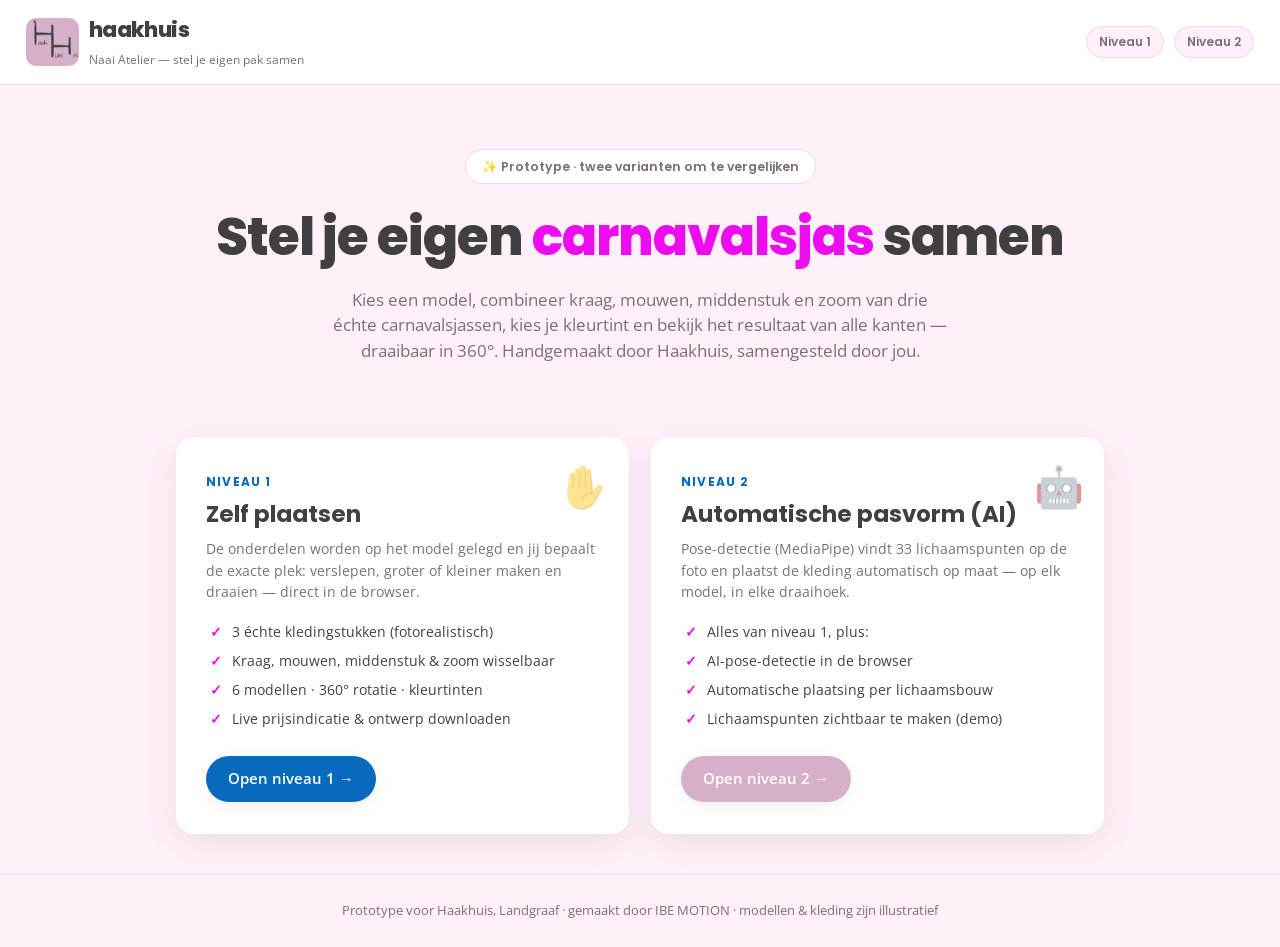
<file: index.html>
<!DOCTYPE html>
<html lang="nl">
<head>
  <meta charset="UTF-8">
  <meta name="viewport" content="width=device-width, initial-scale=1.0">
  <meta name="description" content="Stel je eigen carnavalsjas samen bij Haakhuis Naai Atelier: combineer kraag, mouwen, middenstuk en zoom van drie jassen en bekijk het in 360°.">
  <meta property="og:title" content="Haakhuis · Carnaval-configurator (prototype)">
  <meta property="og:description" content="Stel je eigen carnavalsjas samen — echte kledingstukken, wisselbare onderdelen, 360° weergave.">
  <meta property="og:image" content="assets/img/haakhuis-logo.png">
  <title>Haakhuis Carnaval Atelier — prototype</title>
  <link rel="preconnect" href="https://fonts.googleapis.com">
  <link href="https://fonts.googleapis.com/css2?family=Poppins:wght@400;600;700;800&family=Open+Sans:wght@400;600;700&display=swap" rel="stylesheet">
  <link rel="stylesheet" href="shared/haakhuis.css">
  <style>
    .hero {
      max-width: 980px; margin: 0 auto; padding: 64px 26px 30px;
      text-align: center;
    }
    .hero .badge {
      display: inline-block; background: #fff; border: 1px solid var(--hh-line);
      border-radius: 999px; padding: 7px 16px; font-family: var(--font-head);
      font-weight: 600; font-size: 12.5px; color: var(--hh-ink-soft); margin-bottom: 22px;
    }
    .hero h1 { font-size: clamp(30px, 5vw, 52px); font-weight: 800; letter-spacing: -.02em; }
    .hero h1 em { font-style: normal; color: var(--hh-magenta); }
    .hero p.lead { max-width: 620px; margin: 18px auto 0; color: var(--hh-ink-soft); font-size: 16.5px; }
    .cards {
      display: grid; grid-template-columns: 1fr 1fr; gap: 22px;
      max-width: 980px; margin: 44px auto 30px; padding: 0 26px;
    }
    .variant {
      background: #fff; border-radius: var(--hh-radius); box-shadow: var(--hh-shadow);
      padding: 30px 28px; text-align: left; text-decoration: none; color: var(--hh-ink);
      border: 2px solid transparent; transition: all .18s ease; position: relative; overflow: hidden;
    }
    .variant:hover { transform: translateY(-4px); border-color: var(--hh-rose); }
    .variant .lvl {
      font-family: var(--font-head); font-weight: 700; font-size: 12px;
      text-transform: uppercase; letter-spacing: .1em; color: var(--hh-blue-deep);
    }
    .variant h2 { font-size: 23px; margin: 8px 0 10px; }
    .variant p { color: var(--hh-ink-soft); font-size: 14px; min-height: 66px; }
    .variant ul { list-style: none; margin: 14px 0 22px; font-size: 13.5px; }
    .variant li { padding: 4px 0 4px 26px; position: relative; }
    .variant li::before { content: '✓'; position: absolute; left: 4px; color: var(--hh-magenta); font-weight: 700; }
    .variant .ico-big { position: absolute; right: 18px; top: 16px; font-size: 40px; opacity: .5; }
    .foot {
      text-align: center; color: var(--hh-ink-soft); font-size: 12.5px;
      padding: 26px; border-top: 1px solid var(--hh-line); margin-top: 40px;
    }
    @media (max-width: 760px) { .cards { grid-template-columns: 1fr; } }
  </style>
</head>
<body>

  <header class="hh-header">
    <a class="hh-logo" href="index.html">
      <img class="hh-logo-img" src="assets/img/haakhuis-logo.png" alt="Haakhuis.nl logo">
      <span>
        <span class="hh-logo-name">haakhuis</span><br>
        <span class="hh-logo-sub">Naai Atelier — stel je eigen pak samen</span>
      </span>
    </a>
    <div class="hh-header-right">
      <a class="hh-chip" href="niveau1.html">Niveau 1</a>
      <a class="hh-chip" href="niveau2.html">Niveau 2</a>
    </div>
  </header>

  <section class="hero">
    <span class="badge">✨ Prototype · twee varianten om te vergelijken</span>
    <h1>Stel je eigen <em>carnavalsjas</em> samen</h1>
    <p class="lead">Kies een model, combineer kraag, mouwen, middenstuk en zoom van drie échte
      carnavalsjassen, kies je kleurtint en bekijk het resultaat van alle kanten — draaibaar in 360°.
      Handgemaakt door Haakhuis, samengesteld door jou.</p>
  </section>

  <section class="cards">
    <a class="variant" href="niveau1.html">
      <span class="ico-big">✋</span>
      <span class="lvl">Niveau 1</span>
      <h2>Zelf plaatsen</h2>
      <p>De onderdelen worden op het model gelegd en jij bepaalt de exacte plek:
         verslepen, groter of kleiner maken en draaien — direct in de browser.</p>
      <ul>
        <li>3 échte kledingstukken (fotorealistisch)</li>
        <li>Kraag, mouwen, middenstuk &amp; zoom wisselbaar</li>
        <li>6 modellen · 360° rotatie · kleurtinten</li>
        <li>Live prijsindicatie &amp; ontwerp downloaden</li>
      </ul>
      <span class="hh-btn">Open niveau 1 →</span>
    </a>

    <a class="variant" href="niveau2.html">
      <span class="ico-big">🤖</span>
      <span class="lvl">Niveau 2</span>
      <h2>Automatische pasvorm (AI)</h2>
      <p>Pose-detectie (MediaPipe) vindt 33 lichaamspunten op de foto en plaatst
         de kleding automatisch op maat — op elk model, in elke draaihoek.</p>
      <ul>
        <li>Alles van niveau 1, plus:</li>
        <li>AI-pose-detectie in de browser</li>
        <li>Automatische plaatsing per lichaamsbouw</li>
        <li>Lichaamspunten zichtbaar te maken (demo)</li>
      </ul>
      <span class="hh-btn rose">Open niveau 2 →</span>
    </a>
  </section>

  <footer class="foot">
    Prototype voor Haakhuis, Landgraaf · gemaakt door IBE MOTION · modellen &amp; kleding zijn illustratief
  </footer>

</body>
</html>
</file>
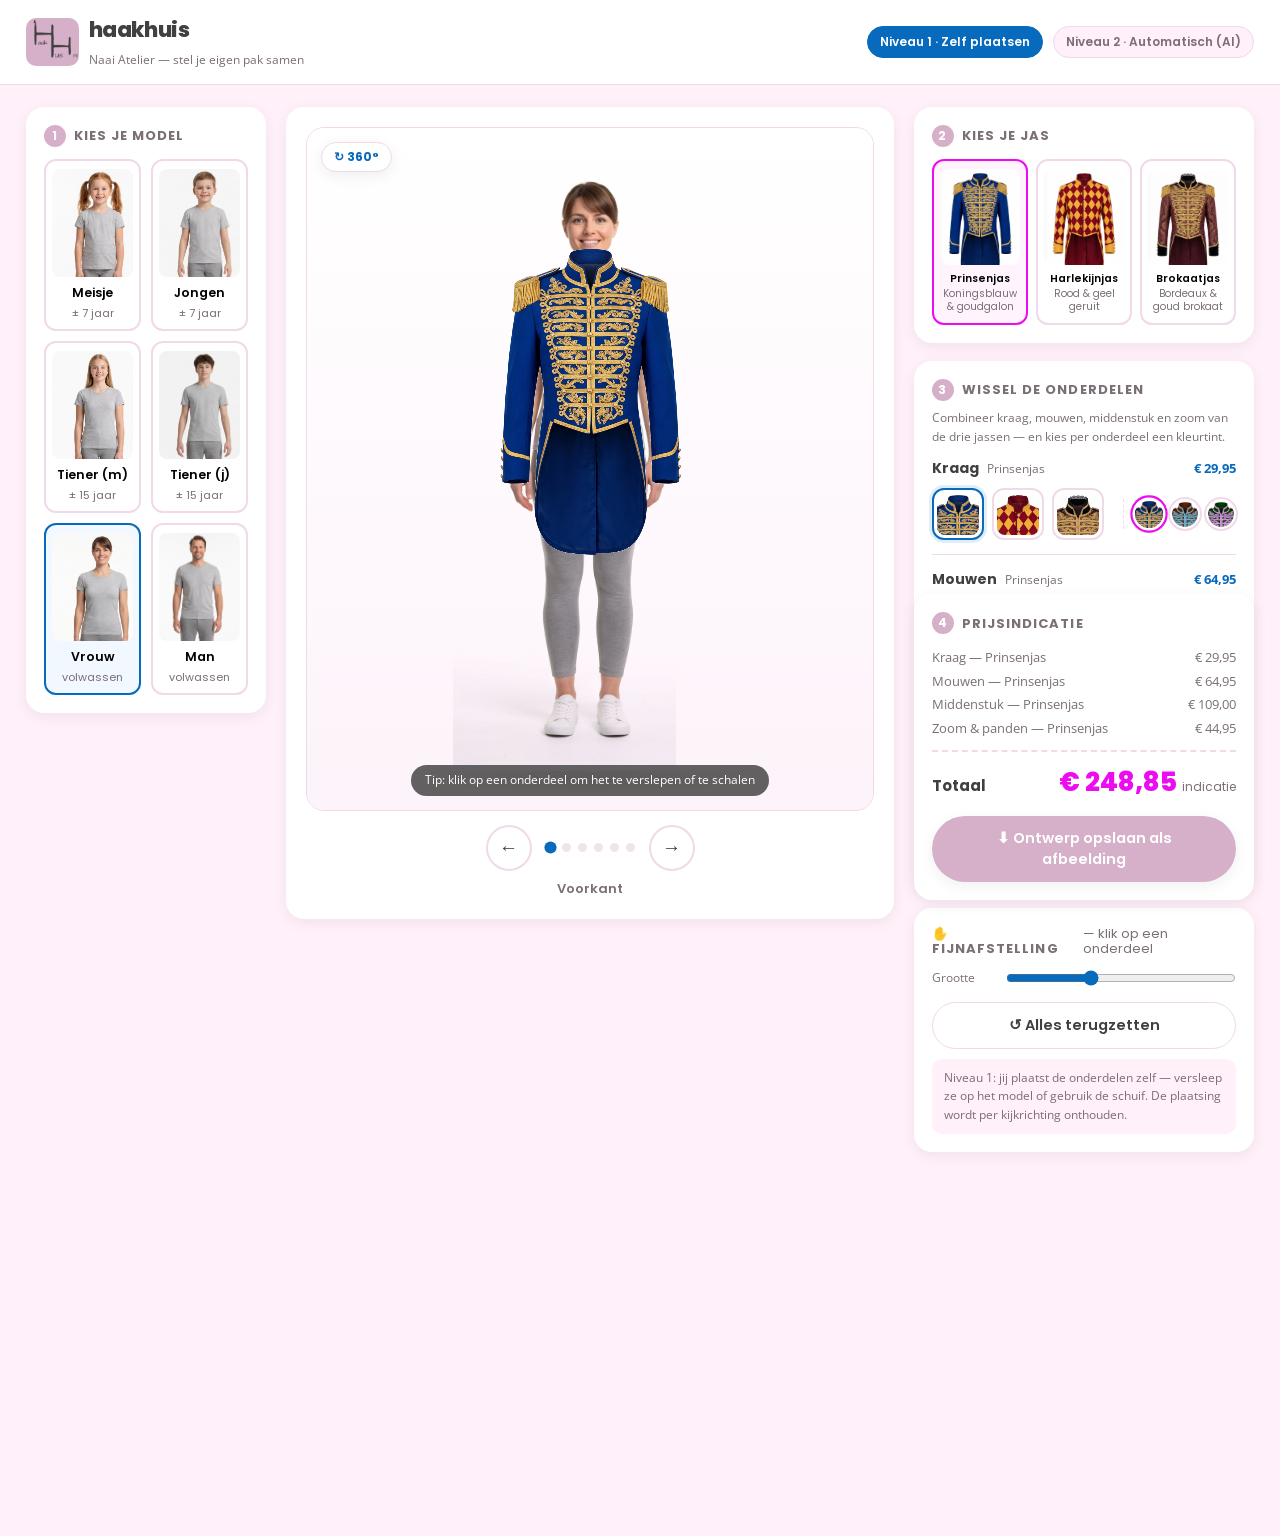
<file: niveau1.html>
<!DOCTYPE html>
<html lang="nl">
<head>
  <meta charset="UTF-8">
  <meta name="viewport" content="width=device-width, initial-scale=1.0">
  <meta name="description" content="Haakhuis configurator niveau 1: plaats de onderdelen zelf — slepen, schalen en combineren in de browser.">
  <meta property="og:title" content="Haakhuis · Carnaval-configurator (prototype)">
  <meta property="og:description" content="Stel je eigen carnavalsjas samen — echte kledingstukken, wisselbare onderdelen, 360° weergave.">
  <meta property="og:image" content="assets/img/haakhuis-logo.png">
  <title>Niveau 1 · Zelf plaatsen — Haakhuis Carnaval Atelier</title>
  <link rel="preconnect" href="https://fonts.googleapis.com">
  <link href="https://fonts.googleapis.com/css2?family=Poppins:wght@400;600;700;800&family=Open+Sans:wght@400;600;700&family=Caveat:wght@600&display=swap" rel="stylesheet">
  <link rel="icon" type="image/svg+xml" href="assets/img/logo.svg">
  <link rel="preload" as="image" href="assets/models/raw-vrouw.jpg">
  <link rel="stylesheet" href="shared/haakhuis.css">
</head>
<body>

  <header class="hh-header">
    <a class="hh-logo" href="index.html">
      <img class="hh-logo-img" src="assets/img/haakhuis-logo.png" alt="Haakhuis.nl logo">
      <span>
        <span class="hh-logo-name">haakhuis</span><br>
        <span class="hh-logo-sub">Naai Atelier — stel je eigen pak samen</span>
      </span>
    </a>
    <div class="hh-header-right">
      <a class="hh-chip active" href="niveau1.html">Niveau 1 · Zelf plaatsen</a>
      <a class="hh-chip" href="niveau2.html">Niveau 2 · Automatisch (AI)</a>
    </div>
  </header>

  <main class="cfg-wrap">

    <!-- links: model kiezen -->
    <aside>
      <section class="panel">
        <h3><span class="num">1</span> Kies je model</h3>
        <div class="model-grid" id="modelGrid"></div>
      </section>
    </aside>

    <!-- midden: stage -->
    <section class="panel stage-panel">
      <div class="stage-outer">
        <div class="stage" id="stage">
          <span class="deg-360">↻ 360°</span>
          <canvas class="model-layer" id="modelLayer"></canvas>
          <svg class="garment-layer" id="garmentLayer"></svg>
          <div class="stage-hint" id="stageHint">Tip: klik op een onderdeel om het te verslepen of te schalen</div>
          <div class="stage-loading" id="stageLoading"><div><div class="spinner"></div>Modellen laden…</div></div>
        </div>
        <div class="rotate-bar">
          <button class="rot-btn" id="rotL" title="Draai naar links">←</button>
          <div class="rot-dots" id="rotDots"></div>
          <button class="rot-btn" id="rotR" title="Draai naar rechts">→</button>
        </div>
        <div class="rot-label" id="rotLabel"></div>
      </div>
    </section>

    <!-- rechts: jas, onderdelen, prijs -->
    <aside>
      <section class="panel">
        <h3><span class="num">2</span> Kies je jas</h3>
        <div class="preset-row garments" id="presetRow"></div>
      </section>

      <section class="panel">
        <h3><span class="num">3</span> Wissel de onderdelen</h3>
        <p class="panel-intro">Combineer kraag, mouwen, middenstuk en zoom van de drie jassen — en kies per onderdeel een kleurtint.</p>
        <div id="slotList"></div>
      </section>

      <section class="panel tune-box" id="tuneBox">
        <h3>✋ Fijnafstelling <span style="text-transform:none;letter-spacing:0;font-weight:400">— <span class="tune-part">klik op een onderdeel</span></span></h3>
        <div class="tune-row"><label>Grootte</label><input type="range" data-t="s" min="0.55" max="1.8" step="0.01" value="1"></div>
        <button class="hh-btn ghost" id="btnReset" style="width:100%;margin-top:6px">↺ Alles terugzetten</button>
        <div class="tune-note">Niveau 1: jij plaatst de onderdelen zelf — versleep ze op het model of gebruik de schuif. De plaatsing wordt per kijkrichting onthouden.</div>
      </section>

      <section class="panel price-panel">
        <h3><span class="num">4</span> Prijsindicatie</h3>
        <div class="price-lines" id="priceLines"></div>
        <div class="price-total">
          <span class="lbl">Totaal</span>
          <span class="amt" id="priceTotal"></span>
        </div>
        <button class="hh-btn rose" id="btnDownload" style="width:100%">⬇ Ontwerp opslaan als afbeelding</button>
      </section>
    </aside>

  </main>

  <script src="shared/calibration.js"></script>
  <script src="shared/data.js"></script>
  <script src="shared/engine.js"></script>
  <script>Engine.init({ manual: true });</script>
</body>
</html>
</file>
<file: shared/haakhuis.css>
/* ===================================================================
   Haakhuis — Carnaval Atelier · design system
   Kleuren en typografie overgenomen van haakhuis.nl:
   - zachtroze bg  #FFF0FA
   - stoffig roze  #D6B0C8  (secundair)
   - lichtblauw    #65B3F7  (accent)
   - donkergrijs   #414040  (tekst)
   - magenta       #ED0BF0  (fel accent, spaarzaam)
   - blauw         #086ABD  (knoppen)
   Fonts: Poppins (koppen) + Open Sans (tekst)
   =================================================================== */

:root {
  --hh-bg:        #FFF0FA;
  --hh-bg-deep:   #FBE3F4;
  --hh-rose:      #D6B0C8;
  --hh-rose-dark: #B98BAB;
  --hh-blue:      #65B3F7;
  --hh-blue-deep: #086ABD;
  --hh-magenta:   #ED0BF0;
  --hh-ink:       #414040;
  --hh-ink-soft:  #7a6f76;
  --hh-white:     #ffffff;
  --hh-line:      #f0d9e9;
  --hh-shadow:    0 10px 30px rgba(65, 64, 64, .10);
  --hh-shadow-sm: 0 4px 14px rgba(65, 64, 64, .08);
  --hh-radius:    18px;
  --hh-radius-sm: 12px;
  --font-head: 'Poppins', sans-serif;
  --font-body: 'Open Sans', sans-serif;
}

* { box-sizing: border-box; margin: 0; padding: 0; }

html, body {
  background: var(--hh-bg);
  color: var(--hh-ink);
  font-family: var(--font-body);
  font-size: 15px;
  line-height: 1.55;
}

h1, h2, h3, h4 { font-family: var(--font-head); font-weight: 700; line-height: 1.2; }

button { font-family: var(--font-head); cursor: pointer; border: none; }

/* ---------- header ---------- */
.hh-header {
  display: flex; align-items: center; gap: 14px;
  padding: 14px 26px;
  background: var(--hh-white);
  border-bottom: 1px solid var(--hh-line);
  position: sticky; top: 0; z-index: 50;
}
.hh-logo {
  display: flex; align-items: center; gap: 10px;
  text-decoration: none; color: var(--hh-ink);
}
.hh-logo-mark {
  width: 40px; height: 40px; border-radius: 50%;
  background: radial-gradient(circle at 35% 35%, var(--hh-rose), var(--hh-rose-dark));
  display: grid; place-items: center;
  color: #fff; font-size: 21px;
}
.hh-logo-name { font-family: var(--font-head); font-weight: 800; font-size: 21px; letter-spacing: -.02em; }
.hh-logo-sub  { font-size: 11.5px; color: var(--hh-ink-soft); margin-top: -3px; }
.hh-header-right { margin-left: auto; display: flex; align-items: center; gap: 10px; }

.hh-chip {
  font-size: 12px; font-family: var(--font-head); font-weight: 600;
  background: var(--hh-bg); border: 1px solid var(--hh-line);
  color: var(--hh-ink-soft);
  padding: 6px 12px; border-radius: 999px;
  text-decoration: none;
}
.hh-chip.active { background: var(--hh-blue-deep); color: #fff; border-color: var(--hh-blue-deep); }

/* ---------- knoppen ---------- */
.hh-btn {
  display: inline-flex; align-items: center; justify-content: center; gap: 8px;
  padding: 12px 22px; border-radius: 999px;
  font-weight: 600; font-size: 14.5px;
  background: var(--hh-blue-deep); color: #fff;
  box-shadow: var(--hh-shadow-sm);
  transition: transform .15s ease, box-shadow .15s ease, background .15s ease;
}
.hh-btn:hover { transform: translateY(-1px); background: #0a7ad8; }
.hh-btn.rose  { background: var(--hh-rose); color: #fff; }
.hh-btn.rose:hover { background: var(--hh-rose-dark); }
.hh-btn.ghost {
  background: var(--hh-white); color: var(--hh-ink);
  border: 1.5px solid var(--hh-line); box-shadow: none;
}
.hh-btn.ghost:hover { border-color: var(--hh-rose); }
.hh-btn:disabled { opacity: .45; pointer-events: none; }

/* ---------- layout configurator ---------- */
.cfg-wrap {
  display: grid;
  grid-template-columns: 240px minmax(0, 1fr) 340px;
  gap: 20px;
  max-width: 1440px;
  margin: 0 auto;
  padding: 22px 26px 60px;
  align-items: start;
}
.panel {
  background: var(--hh-white);
  border-radius: var(--hh-radius);
  box-shadow: var(--hh-shadow-sm);
  padding: 18px;
}
.panel + .panel { margin-top: 18px; }
.panel h3 {
  font-size: 13px; text-transform: uppercase; letter-spacing: .08em;
  color: var(--hh-ink-soft); margin-bottom: 12px;
  display: flex; align-items: center; gap: 8px;
}
.panel h3 .num {
  width: 22px; height: 22px; border-radius: 50%;
  background: var(--hh-rose); color: #fff;
  display: inline-grid; place-items: center;
  font-size: 12px;
}

/* ---------- model kiezer ---------- */
.model-grid { display: grid; grid-template-columns: 1fr 1fr; gap: 10px; }
.model-card {
  border: 2px solid var(--hh-line);
  border-radius: var(--hh-radius-sm);
  background: #fff;
  padding: 8px 6px 6px;
  text-align: center;
  transition: border-color .15s, transform .15s;
  overflow: hidden;
}
.model-card:hover { transform: translateY(-2px); border-color: var(--hh-rose); }
.model-card.active { border-color: var(--hh-blue-deep); background: #f2f8ff; }
.model-card .thumb {
  width: 100%; aspect-ratio: 3 / 4;
  border-radius: 8px;
  background-size: cover; background-position: top center;
  background-color: #fafafa;
  margin-bottom: 6px;
}
.model-card .naam { font-family: var(--font-head); font-weight: 600; font-size: 12.5px; }
.model-card .leeftijd { font-size: 11px; color: var(--hh-ink-soft); }

/* ---------- stage ---------- */
.stage-panel { padding: 20px; position: relative; }
.stage-outer { position: relative; }
.stage {
  position: relative;
  width: 100%;
  aspect-ratio: 3 / 4.4;
  max-height: 76vh;
  margin: 0 auto;
  background: #ffffff;
  border-radius: var(--hh-radius);
  overflow: hidden;
  border: 1px solid var(--hh-line);
  touch-action: none;
}
.stage canvas.model-layer,
.stage svg.garment-layer {
  position: absolute; inset: 0;
  width: 100%; height: 100%;
}
.stage svg.garment-layer { pointer-events: auto; }

.stage-loading {
  position: absolute; inset: 0; display: grid; place-items: center;
  background: rgba(255,255,255,.85); z-index: 5;
  font-family: var(--font-head); font-weight: 600; color: var(--hh-ink-soft);
  border-radius: var(--hh-radius);
  text-align: center; padding: 20px;
}
.spinner {
  width: 34px; height: 34px; border-radius: 50%;
  border: 4px solid var(--hh-line); border-top-color: var(--hh-magenta);
  animation: spin 1s linear infinite; margin: 0 auto 12px;
}
@keyframes spin { to { transform: rotate(360deg); } }

/* rotatie */
.rotate-bar {
  display: flex; align-items: center; justify-content: center;
  gap: 14px; margin-top: 14px;
}
.rot-btn {
  width: 46px; height: 46px; border-radius: 50%;
  background: var(--hh-white); border: 2px solid var(--hh-line);
  font-size: 19px; color: var(--hh-ink);
  display: grid; place-items: center;
  transition: all .15s;
}
.rot-btn:hover { border-color: var(--hh-blue-deep); color: var(--hh-blue-deep); transform: scale(1.06); }
.rot-dots { display: flex; gap: 7px; align-items: center; }
.rot-dot {
  width: 9px; height: 9px; border-radius: 50%;
  background: var(--hh-rose); opacity: .35; border: none; padding: 0;
  transition: all .15s;
}
.rot-dot.active { opacity: 1; transform: scale(1.35); background: var(--hh-blue-deep); }
.rot-label {
  text-align: center; font-family: var(--font-head); font-weight: 600;
  font-size: 13px; color: var(--hh-ink-soft); margin-top: 8px; min-height: 20px;
}
.deg-360 {
  position: absolute; top: 14px; left: 14px; z-index: 4;
  background: var(--hh-white); border: 1px solid var(--hh-line);
  border-radius: 999px; padding: 5px 12px;
  font-family: var(--font-head); font-weight: 700; font-size: 12px;
  color: var(--hh-blue-deep);
  box-shadow: var(--hh-shadow-sm);
}

/* hint / status */
.stage-hint {
  position: absolute; bottom: 14px; left: 50%; transform: translateX(-50%);
  background: rgba(65,64,64,.82); color: #fff;
  font-size: 12px; padding: 6px 14px; border-radius: 999px;
  pointer-events: none; z-index: 4; white-space: nowrap;
  opacity: 0; transition: opacity .3s;
}
.stage-hint.show { opacity: 1; }

/* ---------- outfit presets ---------- */
.preset-row { display: grid; grid-template-columns: repeat(5, 1fr); gap: 8px; }
.preset-card {
  border: 2px solid var(--hh-line); border-radius: var(--hh-radius-sm);
  background: #fff; padding: 10px 4px 8px; text-align: center;
  transition: all .15s;
}
.preset-card:hover { transform: translateY(-2px); border-color: var(--hh-rose); }
.preset-card.active { border-color: var(--hh-magenta); background: #fff4fe; }
.preset-card .ico { font-size: 22px; display: block; margin-bottom: 4px; }
.preset-card .nm { font-family: var(--font-head); font-weight: 600; font-size: 10.5px; line-height: 1.25; display: block; }

/* ---------- onderdeel slots ---------- */
.slot { border-top: 1px solid var(--hh-line); padding-top: 14px; margin-top: 14px; }
.slot:first-of-type { border-top: none; padding-top: 0; margin-top: 0; }
.slot-head { display: flex; align-items: baseline; gap: 8px; margin-bottom: 8px; }
.slot-head .slot-naam { font-family: var(--font-head); font-weight: 700; font-size: 14px; }
.slot-head .slot-prijs { margin-left: auto; font-weight: 700; font-size: 13px; color: var(--hh-blue-deep); }
.opt-row { display: flex; gap: 8px; flex-wrap: wrap; }
.opt-btn {
  border: 1.5px solid var(--hh-line); background: #fff;
  border-radius: 999px; padding: 7px 13px;
  font-size: 12px; font-weight: 600; color: var(--hh-ink);
  transition: all .15s;
}
.opt-btn:hover { border-color: var(--hh-rose); }
.opt-btn.active { background: var(--hh-blue-deep); border-color: var(--hh-blue-deep); color: #fff; }

.swatch-row { display: flex; gap: 7px; margin-top: 9px; align-items: center; }
.swatch-label { font-size: 11px; color: var(--hh-ink-soft); margin-right: 2px; }
.swatch {
  width: 24px; height: 24px; border-radius: 50%;
  border: 2px solid #fff; outline: 2px solid var(--hh-line);
  padding: 0; transition: transform .15s, outline-color .15s;
}
.swatch:hover { transform: scale(1.12); }
.swatch.active { outline-color: var(--hh-magenta); transform: scale(1.12); }

/* ---------- prijs ---------- */
.price-panel { position: sticky; bottom: 0; }
.price-lines { font-size: 12.5px; color: var(--hh-ink-soft); margin-bottom: 10px; }
.price-lines div { display: flex; justify-content: space-between; padding: 2px 0; }
.price-total {
  display: flex; justify-content: space-between; align-items: baseline;
  border-top: 2px dashed var(--hh-line); padding-top: 10px; margin-bottom: 14px;
}
.price-total .lbl { font-family: var(--font-head); font-weight: 700; font-size: 15px; }
.price-total .amt { font-family: var(--font-head); font-weight: 800; font-size: 26px; color: var(--hh-magenta); }
.price-total .amt small { font-size: 12px; color: var(--hh-ink-soft); font-weight: 400; }

/* ---------- fine-tune (niveau 1) ---------- */
.tune-box { font-size: 12.5px; }
.tune-row { display: flex; align-items: center; gap: 10px; margin: 8px 0; }
.tune-row label { width: 64px; color: var(--hh-ink-soft); font-size: 12px; }
.tune-row input[type=range] { flex: 1; accent-color: var(--hh-blue-deep); }
.tune-note {
  background: var(--hh-bg); border-radius: 10px; padding: 10px 12px;
  color: var(--hh-ink-soft); font-size: 12px; margin-top: 10px;
}

/* niveau 2 status */
.pose-status {
  display: flex; align-items: center; gap: 8px;
  background: #eefaf1; border: 1px solid #cdeed6; color: #1d7c3e;
  border-radius: 10px; padding: 9px 12px; font-size: 12.5px; font-weight: 600;
  font-family: var(--font-head);
}
.pose-status.busy { background: #fff8e8; border-color: #f3e3b2; color: #9a7311; }
.pose-status.err  { background: #fdeeee; border-color: #f3c8c8; color: #b03535; }
.pose-toggle { display: flex; align-items: center; gap: 8px; margin-top: 10px; font-size: 12.5px; }
.pose-toggle input { accent-color: var(--hh-blue-deep); }

/* selectie handles op stage */
.garment-layer .sel-outline { fill: none; stroke: var(--hh-blue-deep); stroke-width: 1.5; stroke-dasharray: 6 5; opacity: .9; }
.garment-layer .sel-handle  { fill: #fff; stroke: var(--hh-blue-deep); stroke-width: 1.5; cursor: nwse-resize; }
.garment-layer .sel-rotate  { fill: var(--hh-magenta); stroke: #fff; stroke-width: 1.5; cursor: grab; }
.garment-layer g.part { cursor: grab; }
.garment-layer g.part.dragging { cursor: grabbing; }

/* ---------- logo ---------- */
.hh-logo-svg { height: 46px; width: auto; color: var(--hh-ink); flex-shrink: 0; }

/* ---------- jassen (presets v2) ---------- */
.preset-row.garments { grid-template-columns: repeat(3, 1fr); }
.preset-card.garment { padding: 8px 6px 10px; }
.jas-thumb {
  width: 100%; aspect-ratio: 3 / 3.6;
  border-radius: 9px; background-color: #fbfbfb;
  margin-bottom: 7px;
}
.preset-card .sub2 { display: block; font-size: 10px; color: var(--hh-ink-soft); margin-top: 2px; line-height: 1.3; }

/* ---------- onderdeel-chips (echte foto-uitsnedes) ---------- */
.panel-intro { font-size: 12px; color: var(--hh-ink-soft); margin: -4px 0 12px; }
.slot-head .slot-sub { font-size: 11.5px; color: var(--hh-ink-soft); }
.opt-chip {
  width: 52px; height: 52px; padding: 3px;
  border: 2px solid var(--hh-line); border-radius: 12px;
  background: #fff; transition: all .15s;
}
.opt-chip:hover { border-color: var(--hh-rose); transform: translateY(-1px); }
.opt-chip.active { border-color: var(--hh-blue-deep); box-shadow: 0 0 0 3px rgba(8,106,189,.12); }
.opt-chip .chip-img,
.swatch.kleur .chip-img {
  display: block; width: 100%; height: 100%;
  border-radius: 8px; background-color: #fafafa;
  overflow: hidden;
}
.kleur-group {
  display: inline-flex; gap: 6px; margin-left: auto; align-self: center;
  padding-left: 10px; border-left: 1px dashed var(--hh-line);
}
.swatch.kleur {
  width: 30px; height: 30px; border-radius: 50%;
  border: 2px solid #fff; outline: 2px solid var(--hh-line);
  padding: 0; overflow: hidden; background: #fff;
  transition: transform .15s, outline-color .15s;
}
.swatch.kleur .chip-img { border-radius: 50%; }
.swatch.kleur:hover { transform: scale(1.1); }
.swatch.kleur.active { outline-color: var(--hh-magenta); transform: scale(1.1); }
.opt-row { align-items: center; }

/* selectie-overlay v2 */
.garment-layer .sel-outline { fill: rgba(8,106,189,.05); stroke: var(--hh-blue-deep); stroke-width: 1.6; stroke-dasharray: 7 5; }
.garment-layer .sel-handle  { fill: #fff; stroke: var(--hh-blue-deep); stroke-width: 1.6; cursor: nwse-resize; }
.garment-layer g.part { cursor: grab; }

/* ---------- responsive ---------- */
@media (max-width: 1100px) {
  .cfg-wrap { grid-template-columns: 1fr; padding: 16px; }
  .model-grid { grid-template-columns: repeat(6, 1fr); }
  .preset-row { grid-template-columns: repeat(5, 1fr); }
}
@media (max-width: 640px) {
  .model-grid { grid-template-columns: repeat(3, 1fr); }
  .preset-row { grid-template-columns: repeat(3, 1fr); }
}

/* ---------- echt Haakhuis-logo ---------- */
.hh-logo-img { height: 48px; width: auto; border-radius: 10px; flex-shrink: 0; }

/* ---------- mobiel ---------- */
@media (max-width: 1100px) {
  .cfg-wrap > .stage-panel { order: -1; }  /* model eerst in beeld op mobiel */
}
@media (max-width: 640px) {
  html, body { font-size: 14px; }
  .hh-header { padding: 10px 14px; gap: 10px; }
  .hh-logo-img { height: 38px; border-radius: 8px; }
  .hh-logo-sub { display: none; }
  .hh-logo-name { font-size: 18px; }
  .hh-header-right { gap: 6px; }
  .hh-chip { padding: 5px 10px; font-size: 11px; }
  .cfg-wrap { padding: 12px 10px 40px; gap: 12px; }
  .panel { padding: 14px; }
  .panel + .panel { margin-top: 12px; }
  .stage { max-height: 62vh; }
  .rot-btn { width: 40px; height: 40px; font-size: 16px; }
  .opt-chip { width: 46px; height: 46px; }
  .swatch.kleur { width: 26px; height: 26px; }
  .kleur-group { padding-left: 7px; }
  .price-total .amt { font-size: 22px; }
  .preset-card .nm { font-size: 11px; }
  .deg-360 { top: 8px; left: 8px; font-size: 11px; padding: 4px 9px; }
}
</file>
